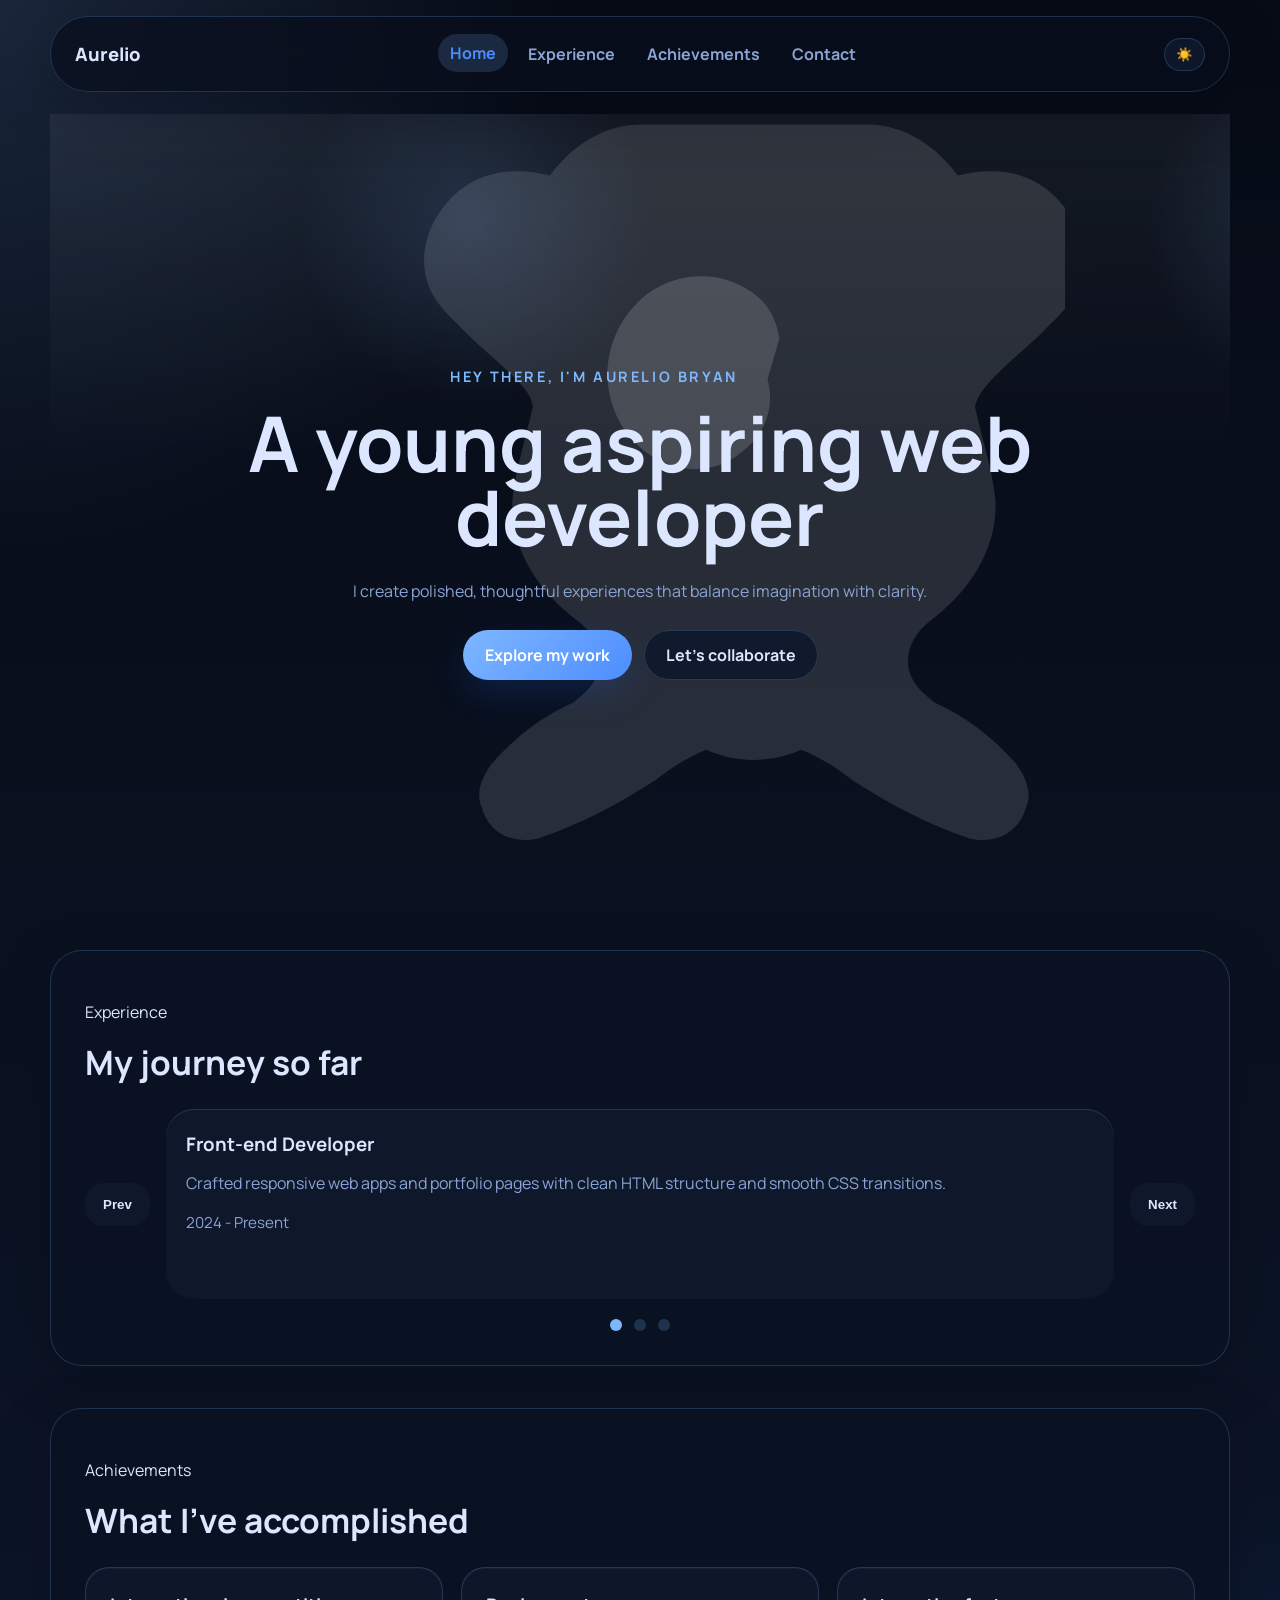
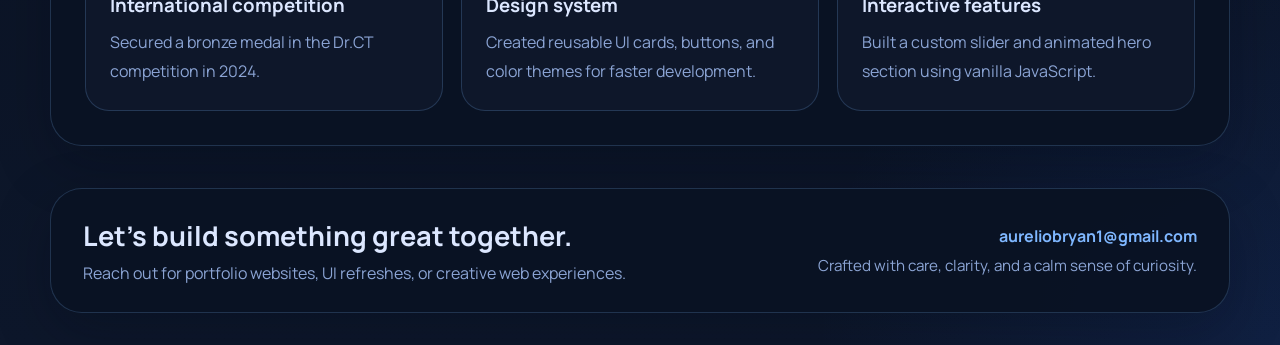
<file: index.html>
<!DOCTYPE html>
<html lang="en">
  <head>
    <meta charset="UTF-8" />
    <meta name="viewport" content="width=device-width, initial-scale=1.0" />
    <meta name="description" content="Aurelio Bryan is a creative web developer building thoughtful digital experiences." />
    <title>Aurelio Bryan</title>
    <link rel="preconnect" href="https://fonts.googleapis.com" />
    <link rel="preconnect" href="https://fonts.gstatic.com" crossorigin />
    <link href="https://fonts.googleapis.com/css2?family=Manrope:wght@400;500;600;700;800&display=swap" rel="stylesheet" />
    <link rel="stylesheet" href="styles.css" />
    <link rel="shortcut icon" href="AB.ico" type="image/x-icon">
  </head>
  <body class="is-loading">
    <div class="loader" id="pageLoader" aria-hidden="true">
      <div class="loader-ring"></div>
    </div>

    <div class="site-shell">
      <header class="header">
        <a class="logo" href="#home">Aurelio</a>
        <nav class="nav-links" aria-label="Primary navigation">
          <a href="#home" class="active">Home</a>
          <a href="#experience">Experience</a>
          <a href="#achievements">Achievements</a>
          <a href="#contact">Contact</a>
        </nav>
        <button class="theme-toggle" id="themeToggle" type="button" aria-label="Toggle color mode">🌙</button>
      </header>

      <main>
        <section class="hero reveal" id="home">
          <div class="hero-image" aria-hidden="true"></div>
          <div class="hero-text">
            <p class="eyebrow">Hey there, I'm Aurelio Bryan</p>
            <h1>A young aspiring web developer</h1>
            <p>
              I create polished, thoughtful experiences that balance imagination with clarity.
            </p>
            <div class="hero-actions">
              <a class="btn btn-primary" href="#experience">Explore my work</a>
              <a class="btn btn-soft" href="#contact">Let’s collaborate</a>
            </div>
          </div>
        </section>

        <section class="experience reveal" id="experience">
          <div class="section-head">
            <p class="eyebrow">Experience</p>
            <h2>My journey so far</h2>
          </div>

          <div class="experience-slider">
            <button class="slider-btn" id="prevBtn" type="button">Prev</button>
            <div class="slider-window">
              <div class="slides-container"></div>
            </div>
            <button class="slider-btn" id="nextBtn" type="button">Next</button>
          </div>
          <div class="dots" id="dots"></div>
        </section>

        <section class="achievements reveal" id="achievements">
          <div class="section-head">
            <p class="eyebrow">Achievements</p>
            <h2>What I’ve accomplished</h2>
          </div>
          <div class="achievement-grid" id="achievementsGrid"></div>
        </section>
      </main>

      <footer class="footer reveal" id="contact">
        <div>
          <h2>Let’s build something great together.</h2>
          <p>Reach out for portfolio websites, UI refreshes, or creative web experiences.</p>
        </div>
        <div class="footer-actions">
          <a class="footer-link" href="mailto:aureliobryan1@gmail.com">aureliobryan1@gmail.com</a>
          <p class="footer-credit">Crafted with care, clarity, and a calm sense of curiosity.</p>
        </div>
      </footer>
    </div>

    <button class="back-to-top" id="backToTop" type="button" aria-label="Back to top">↑</button>

    <script src="script.js"></script>
  </body>
</html>
</file>
<file: styles.css>
:root {
  --bg: #060b15;
  --bg-alt: #0d172b;
  --surface: rgba(10, 18, 35, 0.95);
  --surface-soft: rgba(16, 24, 44, 0.92);
  --text: #dce7ff;
  --muted: #8ba4d4;
  --accent: #7fb7ff;
  --accent-strong: #4c8dff;
  --accent-soft: rgba(127, 183, 255, 0.16);
  --border: rgba(127, 183, 255, 0.2);
  --shadow: 0 18px 55px rgba(3, 7, 18, 0.26);
  font-family: 'Manrope', system-ui, sans-serif;
}

:root[data-theme='light'] {
  --bg: #f4f7ff;
  --bg-alt: #eaf2ff;
  --surface: rgba(255, 255, 255, 0.9);
  --surface-soft: rgba(249, 251, 255, 0.97);
  --text: #12233d;
  --muted: #586a87;
  --accent: #2563eb;
  --accent-strong: #1548a9;
  --accent-soft: rgba(37, 99, 235, 0.12);
  --border: rgba(37, 99, 235, 0.14);
  --shadow: 0 18px 55px rgba(31, 65, 123, 0.12);
}

* {
  box-sizing: border-box;
}

html {
  scroll-behavior: smooth;
}

body {
  margin: 0;
  min-height: 100vh;
  font-family: 'Manrope', system-ui, sans-serif;
  background: radial-gradient(circle at top left, rgba(127, 183, 255, 0.16), transparent 24%),
    radial-gradient(circle at right bottom, rgba(37, 99, 235, 0.12), transparent 20%),
    linear-gradient(180deg, var(--bg) 0%, var(--bg-alt) 100%);
  color: var(--text);
  transition: background-color 0.3s ease, color 0.3s ease;
}

body.is-loading {
  overflow: hidden;
}

.site-shell {
  width: min(1180px, calc(100% - 32px));
  margin: 0 auto;
  padding-bottom: 32px;
}

.loader {
  position: fixed;
  inset: 0;
  z-index: 200;
  display: grid;
  place-items: center;
  background: var(--bg);
  transition: opacity 0.35s ease, visibility 0.35s ease;
}

.loader.hidden {
  opacity: 0;
  visibility: hidden;
}

.loader-ring {
  width: 58px;
  height: 58px;
  border: 4px solid rgba(127, 183, 255, 0.25);
  border-top-color: var(--accent);
  border-radius: 50%;
  animation: spin 0.9s linear infinite;
}

@keyframes spin {
  to {
    transform: rotate(360deg);
  }
}

.header {
  position: sticky;
  top: 0;
  z-index: 50;
  display: flex;
  align-items: center;
  width: 100%;
  justify-content: space-between;
  gap: 18px;
  padding: 18px 24px;
  margin: 16px 0 22px;
  background: rgba(8, 14, 28, 0.75);
  border: 1px solid var(--border);
  border-radius: 999px;
  backdrop-filter: blur(16px);
  box-shadow: var(--shadow);
}

:root[data-theme='light'] .header {
  background: rgba(255, 255, 255, 0.82);
}

.logo {
  text-decoration: none;
  font-size: 1.15rem;
  font-weight: 800;
  color: var(--text);
}

.nav-links {
  display: flex;
  gap: 8px;
  flex-wrap: wrap;
}

.nav-links a {
  position: relative;
  padding: 8px 12px;
  color: var(--muted);
  text-decoration: none;
  font-weight: 700;
  border-radius: 999px;
  transition: color 0.2s ease, background-color 0.2s ease, transform 0.2s ease;
}

.nav-links a:hover,
.nav-links a:focus-visible,
.nav-links a.active {
  color: var(--accent-strong);
  background: var(--accent-soft);
  transform: translateY(-1px);
}

.theme-toggle {
  border: none;
  border-radius: 999px;
  padding: 9px 12px;
  background: var(--surface-soft);
  color: var(--text);
  cursor: pointer;
  box-shadow: inset 0 0 0 1px var(--border);
}

.hero {
  position: relative;
  display: grid;
  place-items: center;
  min-height: 88vh;
  overflow: hidden;
  margin-bottom: 44px;
  padding: 48px 0 24px;
}

.hero-image {
  position: absolute;
  inset: 0;
  z-index: 0;
  background: radial-gradient(circle at 50% 14%, rgba(127, 183, 255, 0.2), transparent 22%),
    linear-gradient(180deg, rgba(255, 255, 255, 0.08), transparent 45%),
    url('data:image/svg+xml,%3Csvg xmlns=%22http://www.w3.org/2000/svg%22 viewBox=%220 0 500 500%22%3E%3Cpath fill=%22%23ffffff%22 opacity=%220.16%22 d=%22M251 40c-24 0-42 14-54 30-18-4-36-4-52 8-13 10-22 26-22 42 0 20 12 30 24 42 8 8 18 16 26 24 6 6 13 12 14 20-4 18-10 36-12 54-2 28 14 54 38 72 11 8 17 22 11 34-3 6-8 10-13 14-18 8-34 20-48 36-6 8-10 18-6 26 4 16 20 22 34 18 24-8 46-20 68-34 10-8 20-14 30-18 18 8 38 8 56 0 10 4 20 10 30 18 22 14 44 26 68 34 14 4 30-2 34-18 4-8 0-18-6-26-14-16-30-28-48-36-5-4-10-8-13-14-6-12 0-26 11-34 24-18 40-44 38-72-2-18-8-36-12-54 2-8 8-14 14-20 8-8 18-16 26-24 12-12 24-22 24-42 0-16-9-32-22-42-16-12-34-12-52-8-12-16-30-30-54-30z%22/%3E%3Cpath fill=%22%23ffffff%22 opacity=%220.2%22 d=%22M325 190c4 14 0 30-12 40-22 22-55 14-72-10-18-27-11-61 13-80 20-15 48-14 66 2 6 6 10 12 12 24z%22/%3E%3C/svg%3E') no-repeat center bottom;
  background-size: 72% auto;
  opacity: 0.78;
  pointer-events: none;
}

.hero-text {
  position: relative;
  z-index: 1;
  max-width: 860px;
  padding: 34px 24px;
  text-align: center;
}

.hero-text .eyebrow {
  margin: 0 0 16px;
  text-transform: uppercase;
  letter-spacing: 0.18em;
  color: var(--accent);
  font-size: 0.9rem;
  font-weight: 700;
}

.hero-text h1 {
  margin: 0;
  font-size: clamp(3.2rem, 6vw, 5.2rem);
  line-height: 0.96;
  color: var(--text);
}

.hero-text p {
  max-width: 720px;
  margin: 24px auto 0;
  line-height: 1.8;
  color: var(--muted);
}

.hero-actions {
  display: flex;
  justify-content: center;
  flex-wrap: wrap;
  gap: 12px;
  margin-top: 24px;
}

.btn {
  display: inline-flex;
  align-items: center;
  justify-content: center;
  border-radius: 999px;
  padding: 0 22px;
  min-height: 50px;
  font-weight: 700;
  text-decoration: none;
  transition: transform 0.24s ease, box-shadow 0.24s ease;
}

.btn:hover,
.btn:focus-visible {
  transform: translateY(-2px);
}

.btn-primary {
  color: white;
  background: linear-gradient(135deg, var(--accent), var(--accent-strong));
  box-shadow: 0 14px 34px rgba(37, 99, 235, 0.18);
}

.btn-soft {
  background: var(--surface-soft);
  color: var(--text);
  box-shadow: inset 0 0 0 1px var(--border);
}

.section-head {
  margin-bottom: 24px;
}

.section-head h2 {
  margin: 12px 0 0;
  font-size: 2.1rem;
}

.experience,
.achievements {
  background: var(--surface);
  border: 1px solid var(--border);
  border-radius: 32px;
  padding: 34px;
  box-shadow: var(--shadow);
  margin-bottom: 42px;
}

.experience-slider {
  display: grid;
  grid-template-columns: auto 1fr auto;
  align-items: center;
  gap: 16px;
}

.slider-window {
  overflow: hidden;
  position: relative;
  min-height: 190px;
  border-radius: 28px;
  background: var(--surface-soft);
  padding: 22px 20px;
  box-shadow: inset 0 1px 0 var(--border);
}

.slide {
  opacity: 0;
  transform: translateY(16px);
  transition: opacity 0.4s ease, transform 0.4s ease;
  position: absolute;
  width: calc(100% - 40px);
}

.slide.active {
  opacity: 1;
  transform: translateY(0);
  position: relative;
}

.slide h3 {
  margin: 0 0 12px;
}

.slide p {
  margin: 0 0 14px;
  color: var(--muted);
  line-height: 1.75;
}

.slide span {
  color: var(--muted);
  font-size: 0.95rem;
}

.slider-btn {
  border: none;
  border-radius: 18px;
  background: var(--surface-soft);
  color: var(--text);
  padding: 14px 18px;
  cursor: pointer;
  font-weight: 700;
  transition: background 0.2s ease;
}

.slider-btn:hover,
.slider-btn:focus-visible {
  background: var(--accent-soft);
}

.dots {
  display: flex;
  justify-content: center;
  gap: 12px;
  margin-top: 20px;
}

.dots button {
  width: 12px;
  height: 12px;
  border: none;
  border-radius: 50%;
  background: var(--border);
  cursor: pointer;
}

.dots button.active {
  background: var(--accent);
}

.achievement-grid {
  display: grid;
  grid-template-columns: repeat(3, minmax(0, 1fr));
  gap: 18px;
}

.achievement-grid article {
  padding: 24px;
  border-radius: 24px;
  background: var(--surface-soft);
  border: 1px solid var(--border);
  box-shadow: inset 0 1px 0 rgba(255, 255, 255, 0.04);
}

.achievement-grid h3 {
  margin: 0 0 10px;
}

.achievement-grid p {
  margin: 0;
  color: var(--muted);
  line-height: 1.8;
}

.footer {
  display: flex;
  align-items: center;
  justify-content: space-between;
  gap: 18px;
  padding: 28px 32px;
  border-radius: 32px;
  background: var(--surface);
  border: 1px solid var(--border);
  box-shadow: var(--shadow);
}

.footer h2 {
  margin: 0 0 8px;
  font-size: 1.7rem;
}

.footer p {
  margin: 0;
  color: var(--muted);
}

.footer-actions {
  display: flex;
  flex-direction: column;
  align-items: flex-end;
  gap: 8px;
}

.footer-link {
  color: var(--accent);
  text-decoration: none;
  font-weight: 700;
}

.footer-credit {
  font-size: 0.95rem;
}

.reveal {
  opacity: 0;
  transform: translateY(24px);
  transition: opacity 0.7s ease, transform 0.7s ease;
}

.reveal.visible {
  opacity: 1;
  transform: translateY(0);
}

.back-to-top {
  position: fixed;
  right: 24px;
  bottom: 24px;
  z-index: 100;
  width: 52px;
  height: 52px;
  border: none;
  border-radius: 50%;
  background: linear-gradient(135deg, var(--accent), var(--accent-strong));
  color: white;
  font-size: 1.2rem;
  cursor: pointer;
  box-shadow: var(--shadow);
  opacity: 0;
  visibility: hidden;
  transform: translateY(12px);
  transition: opacity 0.25s ease, transform 0.25s ease, visibility 0.25s ease;
}

.back-to-top.show {
  opacity: 1;
  visibility: visible;
  transform: translateY(0);
}

main section[id] {
  scroll-margin-top: 94px;
}

@media (max-width: 900px) {
  .experience-slider {
    grid-template-columns: 1fr;
  }

  .slider-btn {
    width: 100%;
  }

  .achievement-grid {
    grid-template-columns: 1fr;
  }

  .footer {
    flex-direction: column;
    align-items: flex-start;
  }

  .footer-actions {
    align-items: flex-start;
  }
}

@media (max-width: 640px) {
  .site-shell {
    width: min(100%, calc(100% - 20px));
  }

  .header {
    flex-direction: column;
    align-items: flex-start;
    border-radius: 24px;
  }

  .hero {
    min-height: 78vh;
  }

  .hero-text {
    padding: 24px 12px;
  }

  .experience,
  .achievements,
  .footer {
    padding: 24px 18px;
  }
}
</file>
